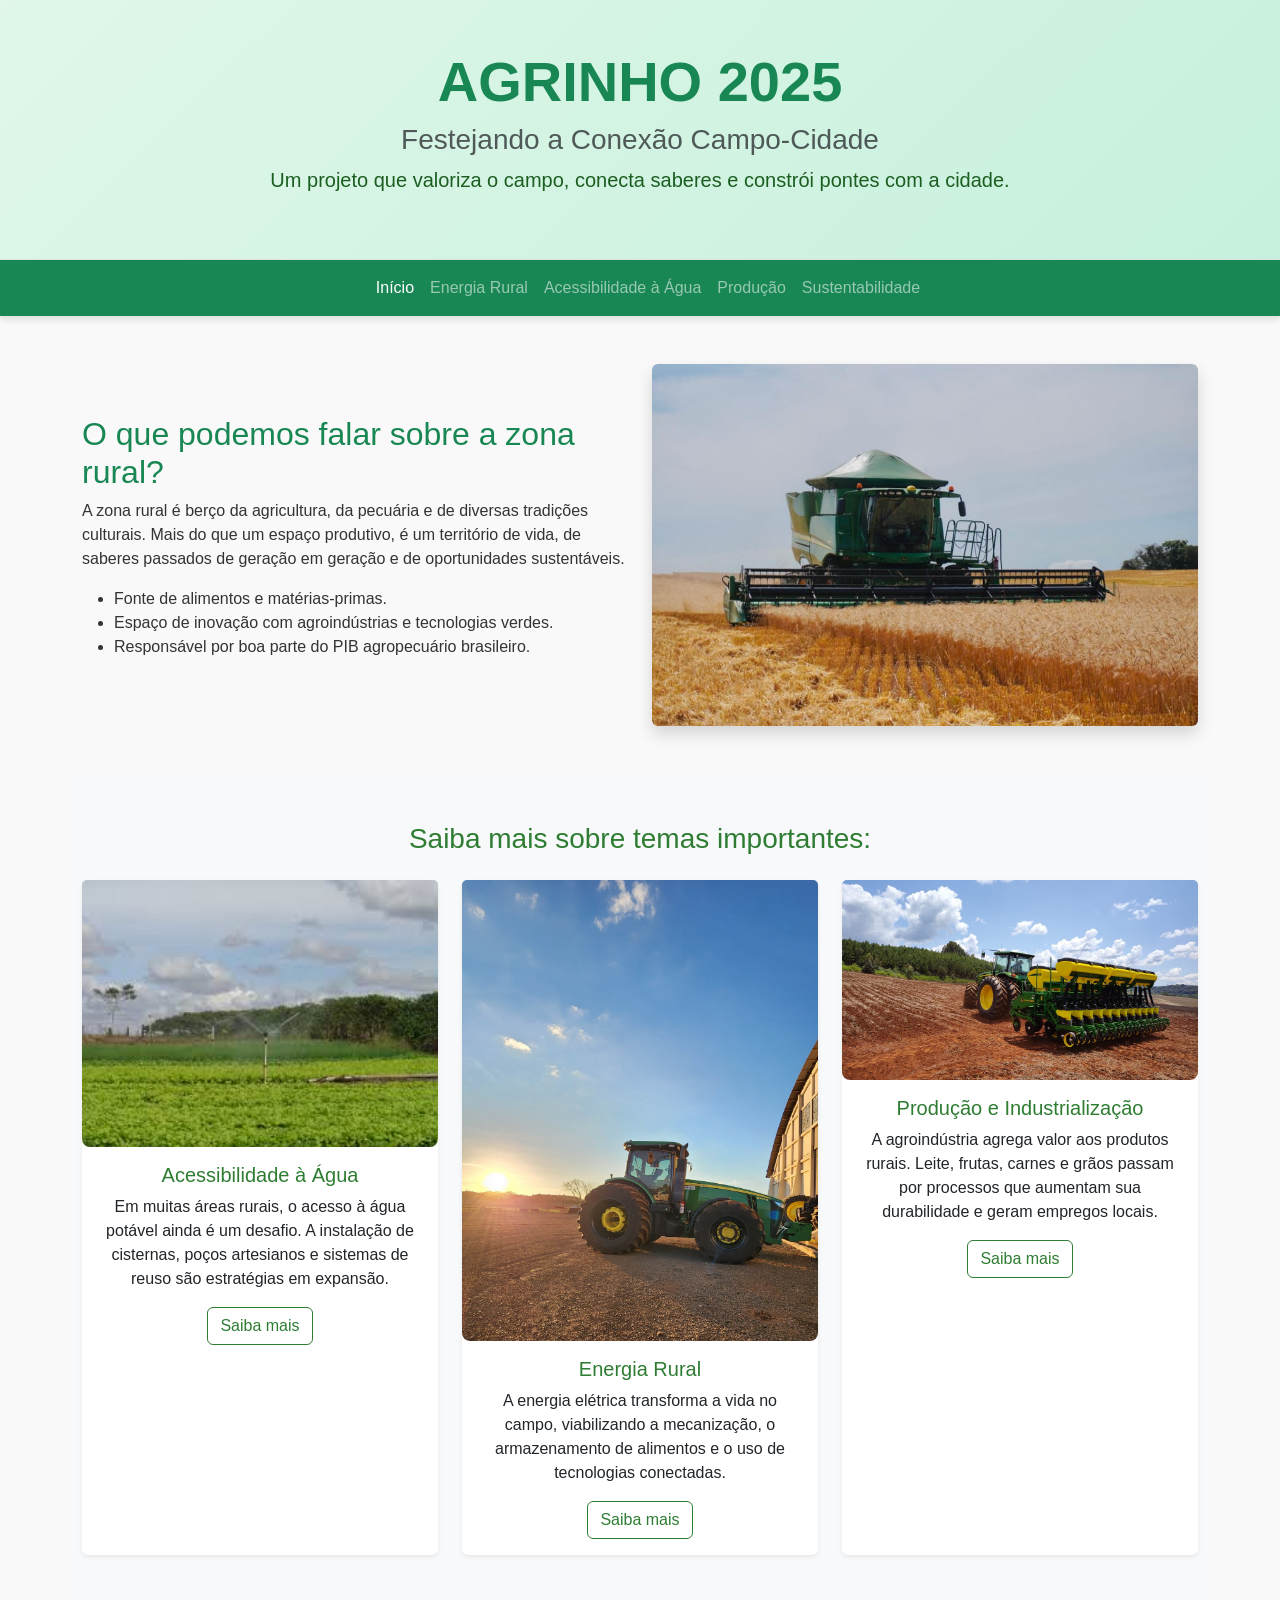
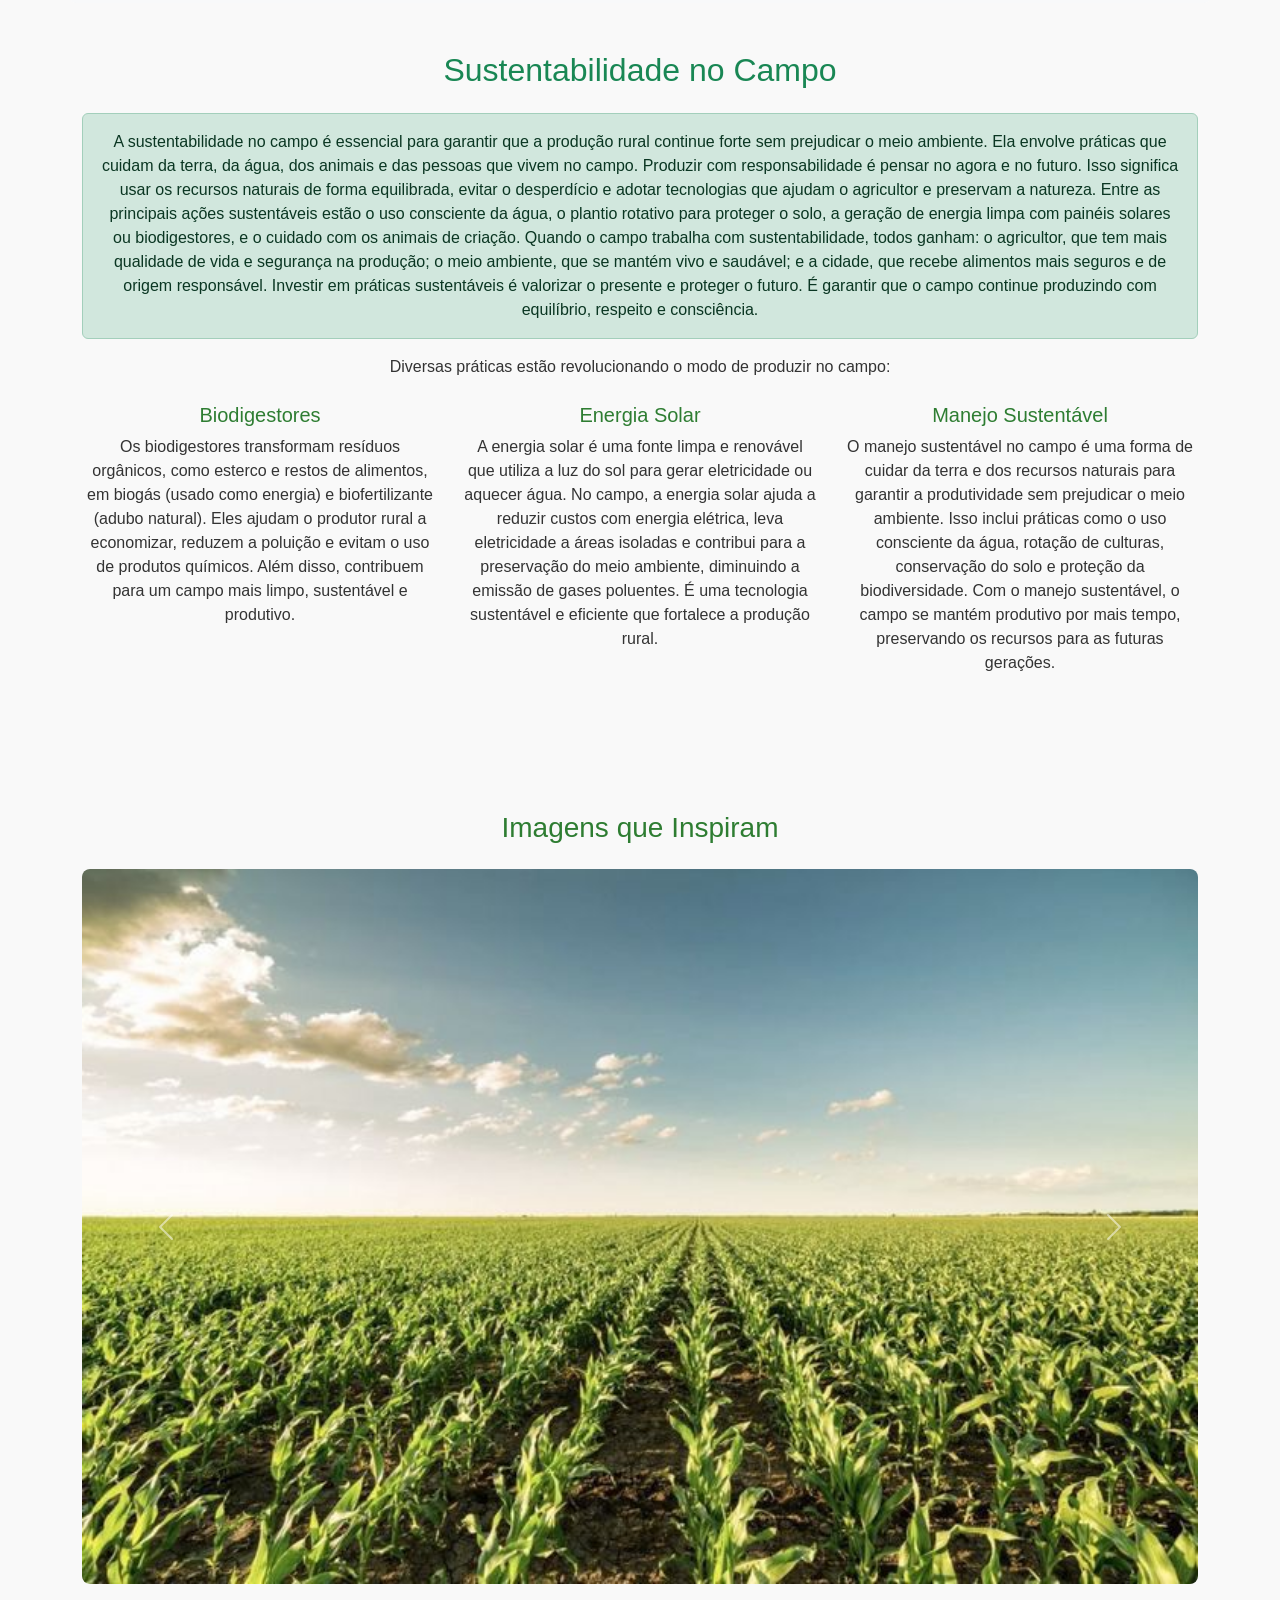
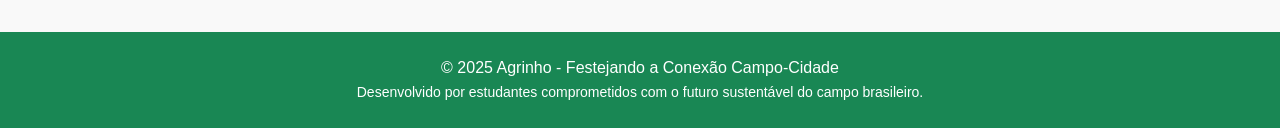
<file: campo cidade/campo-cidade-main/index.html>
<!DOCTYPE html>
<html lang="pt-BR">

<head>
    <meta charset="UTF-8">
    <meta name="viewport" content="width=device-width, initial-scale=1.0">
    <title>Agrinho 2025</title>
    <link href="https://cdn.jsdelivr.net/npm/bootstrap@5.3.5/dist/css/bootstrap.min.css" rel="stylesheet">
    <link rel="stylesheet" href="style.css">
</head>

<body>
    <!-- Cabeçalho -->
    <section class="cabecalho text-center p-5 bg-light border-bottom shadow-sm">
        <h1 class="display-4 text-success fw-bold">AGRINHO 2025</h1>
        <h3 class="text-muted">Festejando a Conexão Campo-Cidade</h3>
        <p class="lead">Um projeto que valoriza o campo, conecta saberes e constrói pontes com a cidade.</p>
    </section>

    <!-- Navegação -->
    <nav class="navbar navbar-expand-lg navbar-dark bg-success sticky-top">
        <div class="container-fluid">
            <a class="navbar-brand fw-bold" href="#"></a>
            <button class="navbar-toggler" type="button" data-bs-toggle="collapse" data-bs-target="#navbarNav">
                <span class="navbar-toggler-icon"></span>
            </button>
            <div class="collapse navbar-collapse justify-content-center" id="navbarNav">
                <ul class="navbar-nav">
                    <li class="nav-item"><a class="nav-link active" href="#">Início</a></li>
                    <li class="nav-item"><a class="nav-link" href="#energia">Energia Rural</a></li>
                    <li class="nav-item"><a class="nav-link" href="#agua">Acessibilidade à Água</a></li>
                    <li class="nav-item"><a class="nav-link" href="#producao">Produção</a></li>
                    <li class="nav-item"><a class="nav-link" href="#sustentabilidade">Sustentabilidade</a></li>
                </ul>
            </div>
        </div>
    </nav>

    <!-- Introdução -->
    <section class="container py-5">
        <div class="row align-items-center">
            <div class="col-md-6">
                <h2 class="text-success">O que podemos falar sobre a zona rural?</h2>
                <p>A zona rural é berço da agricultura, da pecuária e de diversas tradições culturais. Mais do que um espaço produtivo, é um território de vida, de saberes passados de geração em geração e de oportunidades sustentáveis.</p>
                <ul>
                    <li>Fonte de alimentos e matérias-primas.</li>
                    <li>Espaço de inovação com agroindústrias e tecnologias verdes.</li>
                    <li>Responsável por boa parte do PIB agropecuário brasileiro.</li>
                </ul>
            </div>
            <div class="col-md-6 text-center">
                <img src="./assets/image/ceifa1.png" class="img-fluid rounded shadow" alt="Plantação representando a zona rural">
            </div>
        </div>
    </section>

    <!-- Cards informativos -->
    <section class="container text-center py-5 bg-light rounded">
        <h3 class="mb-4">Saiba mais sobre temas importantes:</h3>
        <div class="row g-4">
            <div class="col-md-4" id="agua">
                <div class="card h-100 shadow-sm">
                    <img src="./assets/image/agua1.png" class="card-img-top" alt="Imagem sobre água">
                    <div class="card-body">
                        <h5 class="card-title">Acessibilidade à Água</h5>
                        <p class="card-text">Em muitas áreas rurais, o acesso à água potável ainda é um desafio. A instalação de cisternas, poços artesianos e sistemas de reuso são estratégias em expansão.</p>
                        <a href="https://www.sedest.pr.gov.br/Pagina/Agua-no-Campo" class="btn btn-outline-primary">Saiba mais</a>
                    </div>
                </div>
            </div>
            <div class="col-md-4" id="energia">
                <div class="card h-100 shadow-sm">
                    <img src="./assets/image/trator3.png" class="card-img-top" alt="Imagem sobre energia">
                    <div class="card-body">
                        <h5 class="card-title">Energia Rural</h5>
                        <p class="card-text">A energia elétrica transforma a vida no campo, viabilizando a mecanização, o armazenamento de alimentos e o uso de tecnologias conectadas.</p>
                        <a href="https://www.agricultura.pr.gov.br/Pagina/Parana-Energia-Rural-Renovavel" class="btn btn-outline-primary">Saiba mais</a>
                    </div>
                </div>
            </div>
            <div class="col-md-4" id="producao">
                <div class="card h-100 shadow-sm">
                    <img src="./assets/image/trator4.png" class="card-img-top" alt="Imagem da produção rural">
                    <div class="card-body">
                        <h5 class="card-title">Produção e Industrialização</h5>
                        <p class="card-text">A agroindústria agrega valor aos produtos rurais. Leite, frutas, carnes e grãos passam por processos que aumentam sua durabilidade e geram empregos locais.</p>
                        <a href="https://www.aen.pr.gov.br/Noticia/Parana-deve-produzir-2112-milhoes-de-toneladas-de-graos-na-safra-de-verao-20232024" class="btn btn-outline-primary">Saiba mais</a>
                    </div>
                </div>
            </div>
        </div>
    </section>

    <!-- Sustentabilidade -->
    <section id="sustentabilidade" class="container py-5">
        <h2 class="text-center text-success mb-4">Sustentabilidade no Campo</h2>
        <div class="alert alert-success text-center" role="alert">
            
            A sustentabilidade no campo é essencial para garantir que a produção rural continue forte sem prejudicar o meio ambiente. Ela envolve práticas que cuidam da terra, da água, dos animais e das pessoas que vivem no campo.
            
            Produzir com responsabilidade é pensar no agora e no futuro. Isso significa usar os recursos naturais de forma equilibrada, evitar o desperdício e adotar tecnologias que ajudam o agricultor e preservam a natureza. Entre as principais ações sustentáveis estão o uso consciente da água, o plantio rotativo para proteger o solo, a geração de energia limpa com painéis solares ou biodigestores, e o cuidado com os animais de criação.
            
            Quando o campo trabalha com sustentabilidade, todos ganham: o agricultor, que tem mais qualidade de vida e segurança na produção; o meio ambiente, que se mantém vivo e saudável; e a cidade, que recebe alimentos mais seguros e de origem responsável.
            
            Investir em práticas sustentáveis é valorizar o presente e proteger o futuro. É garantir que o campo continue produzindo com equilíbrio, respeito e consciência.
        </div>
        <p class="text-center">Diversas práticas estão revolucionando o modo de produzir no campo:</p>
        <div class="row text-center mt-4">
            <div class="col-md-4">
                <h5>Biodigestores</h5>
                <p>Os biodigestores transformam resíduos orgânicos, como esterco e restos de alimentos, em biogás (usado como energia)
                     e biofertilizante (adubo natural). Eles ajudam o produtor rural a economizar, reduzem a poluição e evitam o uso de produtos químicos.
                      Além disso, contribuem para um campo mais limpo, sustentável e produtivo.</p>
            </div>
            <div class="col-md-4">
                <h5>Energia Solar</h5>
                <p>A energia solar é uma fonte limpa e renovável que utiliza a luz do sol para gerar eletricidade ou aquecer água.
                     No campo, a energia solar ajuda a reduzir custos com energia elétrica,
                      leva eletricidade a áreas isoladas e contribui para a preservação do meio ambiente, diminuindo a emissão de gases poluentes.
                       É uma tecnologia sustentável e eficiente que fortalece a produção rural.</p>
            </div>
            <div class="col-md-4">
                <h5>Manejo Sustentável</h5>
                <p>O manejo sustentável no campo é uma forma de cuidar da terra e dos recursos naturais para garantir a produtividade sem prejudicar o meio ambiente. Isso inclui práticas como o uso consciente da água, rotação de culturas, conservação do solo e proteção da biodiversidade. 
                    Com o manejo sustentável, o campo se mantém produtivo por mais tempo, preservando os recursos para as futuras gerações.</p>
            </div>
        </div>
        <div class="text-center mt-4">
        </div>
    </section>

    <!-- Carrossel -->
    <section class="container py-5">
        <h3 class="text-center mb-4">Imagens que Inspiram</h3>
        <div id="carouselExample" class="carousel slide">
            <div class="carousel-inner rounded">
                <div class="carousel-item active">
                    <img src="./assets/image/campo1.png" class="d-block w-100" alt="Energia gif 1">
                </div>
                <div class="carousel-item">
                    <img src="./assets/image/campo2.png" class="d-block w-100" alt="Energia gif 2">
                </div>
                 <div class="carousel-item">
                    <img src="./assets/image/imagemqinspira4.png" class="d-block w-100" alt="Energia gif 2">
                </div>
            </div>
            <button class="carousel-control-prev" type="button" data-bs-target="#carouselExample" data-bs-slide="prev">
                <span class="carousel-control-prev-icon"></span>
            </button>
            <button class="carousel-control-next" type="button" data-bs-target="#carouselExample" data-bs-slide="next">
                <span class="carousel-control-next-icon"></span>
            </button>
        </div>
    </section>

    <!-- Rodapé -->
    <footer class="footer bg-success text-white text-center p-4">
        <p class="mb-0">© 2025 Agrinho - Festejando a Conexão Campo-Cidade</p>
        <small>Desenvolvido por estudantes comprometidos com o futuro sustentável do campo brasileiro.</small>
    </footer>

    <script src="https://cdn.jsdelivr.net/npm/bootstrap@5.3.5/dist/js/bootstrap.bundle.min.js"></script>
</body>

</html>
</file>
<file: campo cidade/campo-cidade-main/style.css>
/* Geral */
body {
    font-family: 'Segoe UI', Tahoma, Geneva, Verdana, sans-serif;
    background-color: #f9f9f9;
    color: #333;
}

/* Cabeçalho */
.cabecalho {
    background: linear-gradient(135deg, #e0f7e9, #c6f0dd);
    color: #1b5e20;
}

/* Navegação */
.navbar {
    box-shadow: 0 4px 6px rgba(0, 0, 0, 0.1);
}
.nav-link {
    font-weight: 500;
    transition: 0.3s;
}
.nav-link:hover {
    color: #ffc107 !important;
}

/* Cards */
.card {
    border: none;
    transition: transform 0.3s ease;
}
.card:hover {
    transform: scale(1.03);
    box-shadow: 0 4px 16px rgba(0, 0, 0, 0.2);
}
.card-title {
    color: #2e7d32;
}

/* Seções */
section {
    scroll-margin-top: 80px;
}
h2, h3, h5 {
    color: #2e7d32;
}

/* Rodapé */
.footer {
    background-color: #1b5e20;
    color: white;
}

/* Imagens */
img {
    max-width: 100%;
    height: auto;
    border-radius: 8px;
}

/* Carrossel */
.carousel-inner img {
    border-radius: 8px;
}

/* Botões */
.btn-outline-primary {
    border-color: #2e7d32;
    color: #2e7d32;
}
.btn-outline-primary:hover {
    background-color: #2e7d32;
    color: white;
}
</file>
